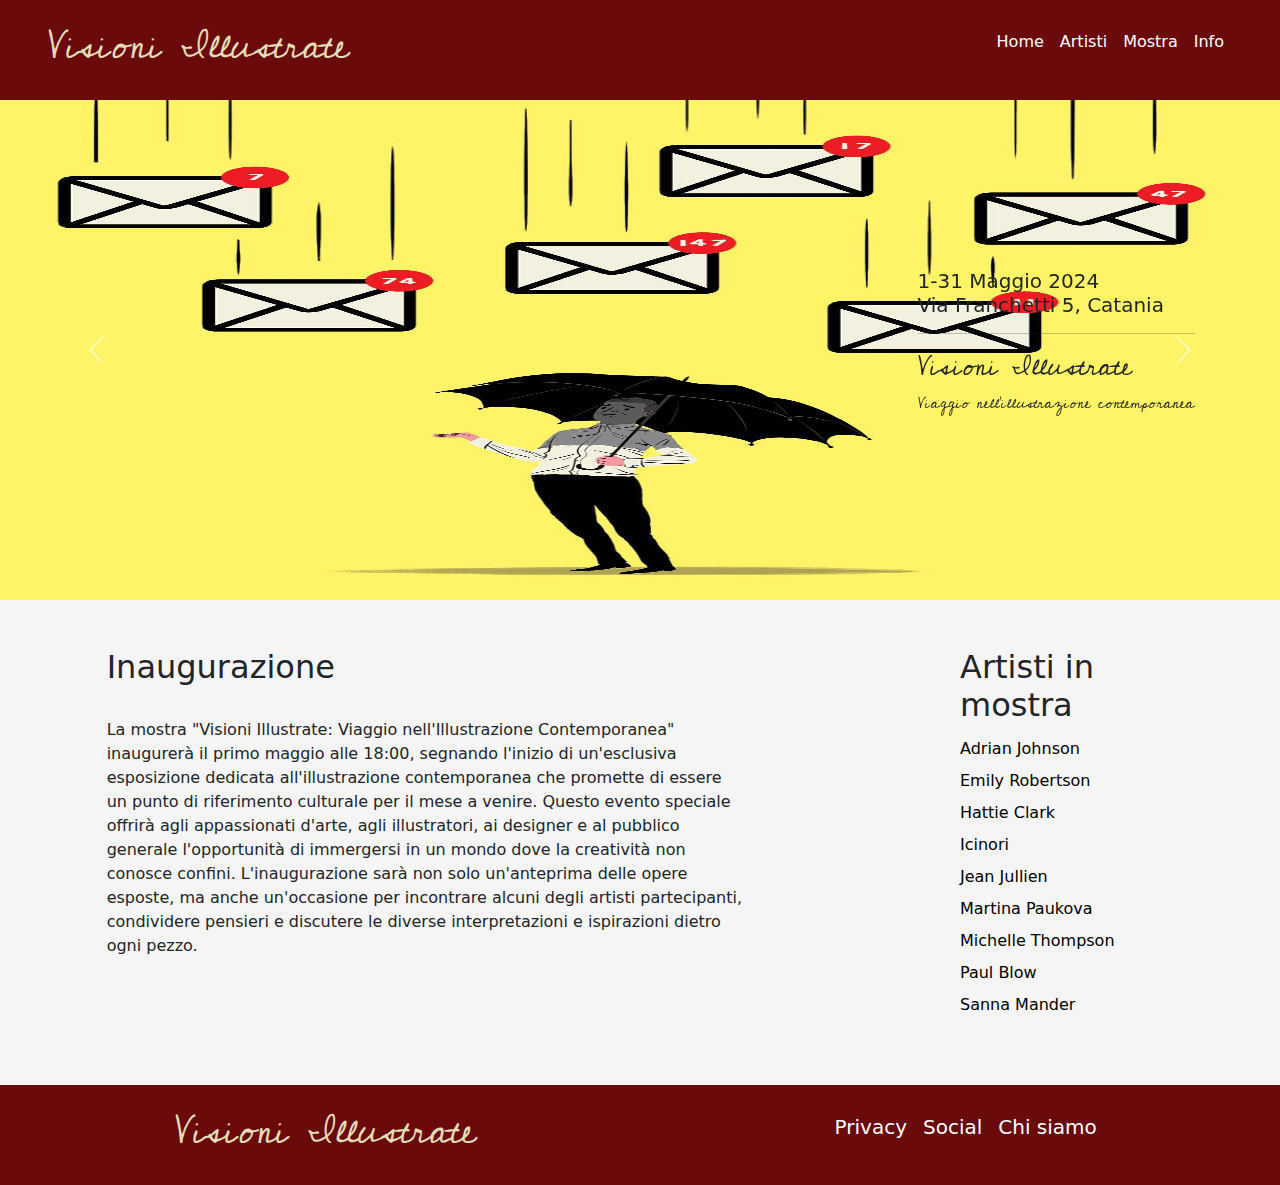
<file: index.html>
<!DOCTYPE html>
<html lang="en">
<head>
    <meta charset="UTF-8">
    <meta name="viewport" content="width=device-width, initial-scale=1.0">
    <link href="https://cdn.jsdelivr.net/npm/bootstrap@5.3.3/dist/css/bootstrap.min.css" rel="stylesheet" integrity="sha384-QWTKZyjpPEjISv5WaRU9OFeRpok6YctnYmDr5pNlyT2bRjXh0JMhjY6hW+ALEwIH" crossorigin="anonymous">
    <link rel="preconnect" href="https://fonts.googleapis.com">
    <link rel="preconnect" href="https://fonts.gstatic.com" crossorigin>
    <link href="https://fonts.googleapis.com/css2?family=Cedarville+Cursive&display=swap" rel="stylesheet">
    <link href="./css/style.css" rel="stylesheet">
    <title>Visioni Illustrate</title>
</head>

<body>
    <header id="color-visioni-illustrate" class="d-flex justify-content-between px-5 align-items-center">
        <div>
            <h1 class="cedarville-cursive-regular">Visioni Illustrate</h1>
        </div>
        <div>
            <ul class="list-unstyled d-flex">
                <li class="px-2"><a class="text-decoration-none text-white" href="./index.html">Home</a></li>
                <li class="px-2"><a class="text-decoration-none text-white" href="./artisti.html">Artisti</a></li>
                <li class="px-2"><a class="text-decoration-none text-white" href="./mostra.html">Mostra</a></li>
                <li class="px-2"><a class="text-decoration-none text-white" href="./info.html">Info</a></li>
            </ul>
        </div>
    </header>
    <main>

        <!-- carosello artisti -->
        <section class="carosello-img-artisti">
            <div id="carouselExample" class="carousel slide">

                <div class="w-100">
                    <div class="carousel-inner height-card">
                      <div class="carousel-item active  height-card d-flex align-items-center justify-content-around">
                        <img src="./img/adrian-johnson/AP_Adrian_Johnson_QUACK_2x-scaled.jpg" class="d-block w-100" alt="immagine1">
                        <div class="position-absolute carousel-description">
                            <h5>1-31 Maggio 2024 <br>
                                Via Franchetti 5, Catania </h5>
                                <hr>
                                <h3 class="cedarville-cursive-regular">Visioni Illustrate</h3>
                                <p class="cedarville-cursive-regular">Viaggio nell'illustrazione contemporanea</p>
                        </div>
                      </div>

                      <div class="carousel-item height-card d-flex align-items-center justify-content-around">
                        <img src="./img/hattie-clark/Handsome-Frank-Hattie Clark (1).jpg" class="d-block w-100 " alt="immagine2">
                        <div class="position-absolute carousel-description">
                            <h5>1-31 Maggio 2024 <br>
                                Via Franchetti 5, Catania </h5>
                                <hr>
                                <h3 class="cedarville-cursive-regular">Visioni Illustrate</h3>
                                <p class="cedarville-cursive-regular">Viaggio nell'illustrazione contemporanea</p>
                        </div>
                      </div>
                      <div class="carousel-item height-card  d-flex align-items-center justify-content-around">
                        <img src="./img/paul-blow/Handsome-Frank-Paul Blow.jpg" class="d-block w-100" alt="immagine3">
                        <div class="position-absolute carousel-description">
                            <h5>1-31 Maggio 2024 <br>
                                Via Franchetti 5, Catania </h5>
                                <hr>
                                <h3 class="cedarville-cursive-regular">Visioni Illustrate</h3>
                                <p class="cedarville-cursive-regular">Viaggio nell'illustrazione contemporanea</p>
                        </div>
                      </div>
                      <div class="carousel-item height-card  d-flex align-items-center justify-content-around">
                        <img src="./img/paul-blow/Handsome-Frank-Paul Blow (9).jpg" class="d-block w-100" alt="immagine3">
                        <div class="position-absolute carousel-description">
                            <h5>1-31 Maggio 2024 <br>
                                Via Franchetti 5, Catania </h5>
                                <hr>
                                <h3 class="cedarville-cursive-regular">Visioni Illustrate</h3>
                                <p class="cedarville-cursive-regular">Viaggio nell'illustrazione contemporanea</p>
                        </div>
                      </div>
                      <div class="carousel-item height-card  d-flex align-items-center justify-content-around">
                        <img src="./img/paul-blow/Handsome-Frank-Paul Blow.jpg" class="d-block w-100" alt="immagine3">
                        <div class="position-absolute carousel-description">
                            <h5>1-31 Maggio 2024 <br>
                                Via Franchetti 5, Catania </h5>
                                <hr>
                                <h3 class="cedarville-cursive-regular">Visioni Illustrate</h3>
                                <p class="cedarville-cursive-regular">Viaggio nell'illustrazione contemporanea</p>
                        </div>
                      </div>
                </div>
                <button class="carousel-control-prev" type="button" data-bs-target="#carouselExample" data-bs-slide="prev">
                  <span class="carousel-control-prev-icon" aria-hidden="true"></span>
                  <span class="visually-hidden">Previous</span>
                </button>
                <button class="carousel-control-next" type="button" data-bs-target="#carouselExample" data-bs-slide="next">
                  <span class="carousel-control-next-icon" aria-hidden="true"></span>
                  <span class="visually-hidden">Next</span>
                </button>
            </div>
        </section>
        <!-- contenuto testuale -->
        <section class="d-flex justify-content-around my-5">

            <!-- <div class="container">
                <div class="row">
                </div>
            </div> -->
            <div class="col-6 w-30">
                <h2>Inaugurazione</h2>
                <br>

              <p>La mostra "Visioni Illustrate: Viaggio nell'Illustrazione Contemporanea" inaugurerà il primo maggio alle 18:00, segnando l'inizio di un'esclusiva esposizione dedicata all'illustrazione contemporanea che promette di essere un punto di riferimento culturale per il mese a venire. 
                Questo evento speciale offrirà agli appassionati d'arte, agli illustratori, ai designer e al pubblico generale l'opportunità di immergersi in un mondo dove la creatività non conosce confini. L'inaugurazione sarà non solo un'anteprima delle opere esposte, ma anche un'occasione per incontrare alcuni degli artisti partecipanti, condividere pensieri e discutere le diverse interpretazioni e ispirazioni dietro ogni pezzo.
                
              </p>
            </div>
            <div class="col-2">
              <ul class="list-unstyled">
                  <li><h2>Artisti in mostra</h2></li>
                  <li class="py-1"><a class="text-black text-decoration-none" href="./artisti/adrianjohnson.html"> Adrian Johnson</a></li>
                  <li class="py-1"><a class="text-black text-decoration-none" href="#"> Emily Robertson</a></li>
                  <li class="py-1"><a class="text-black text-decoration-none" href="./artisti/hattieclark.html"> Hattie Clark</a></li>
                  <li class="py-1"><a class="text-black text-decoration-none" href="./artisti/icinori.html"> Icinori</a></li>
                  <li class="py-1"><a class="text-black text-decoration-none" href="#"> Jean Jullien</a></li>
                  <li class="py-1"><a class="text-black text-decoration-none" href="#"> Martina Paukova</a></li>
                  <li class="py-1"><a class="text-black text-decoration-none" href="#"> Michelle Thompson</a></li>
                  <li class="py-1"><a class="text-black text-decoration-none" href="#"> Paul Blow</a></li>
                  <li class="py-1"><a class="text-black text-decoration-none" href="#"> Sanna Mander</a></li>
              </ul>
            </div>
            
        </section>
    </main>
    <footer id="color-visioni-illustrate" class="d-flex justify-content-around align-items-center">
        <div>
            <h1 class="cedarville-cursive-regular">Visioni Illustrate</h1>
        </div>
        <div>
            <ul class="list-unstyled d-flex">
                <li class="px-2"><a class="text-decoration-none text-white fs-5"href="/index.html">Privacy</a></li>
                <li class="px-2"><a class="text-decoration-none text-white fs-5"href="/artisti.html">Social</a></li>
                <li class="px-2"><a class="text-decoration-none text-white fs-5"href="#">Chi siamo</a></li>
            </ul>
        </div>
    </footer>
    <script src="https://cdn.jsdelivr.net/npm/bootstrap@5.3.3/dist/js/bootstrap.bundle.min.js" integrity="sha384-YvpcrYf0tY3lHB60NNkmXc5s9fDVZLESaAA55NDzOxhy9GkcIdslK1eN7N6jIeHz" crossorigin="anonymous"></script>
</body>
</html>
</file>
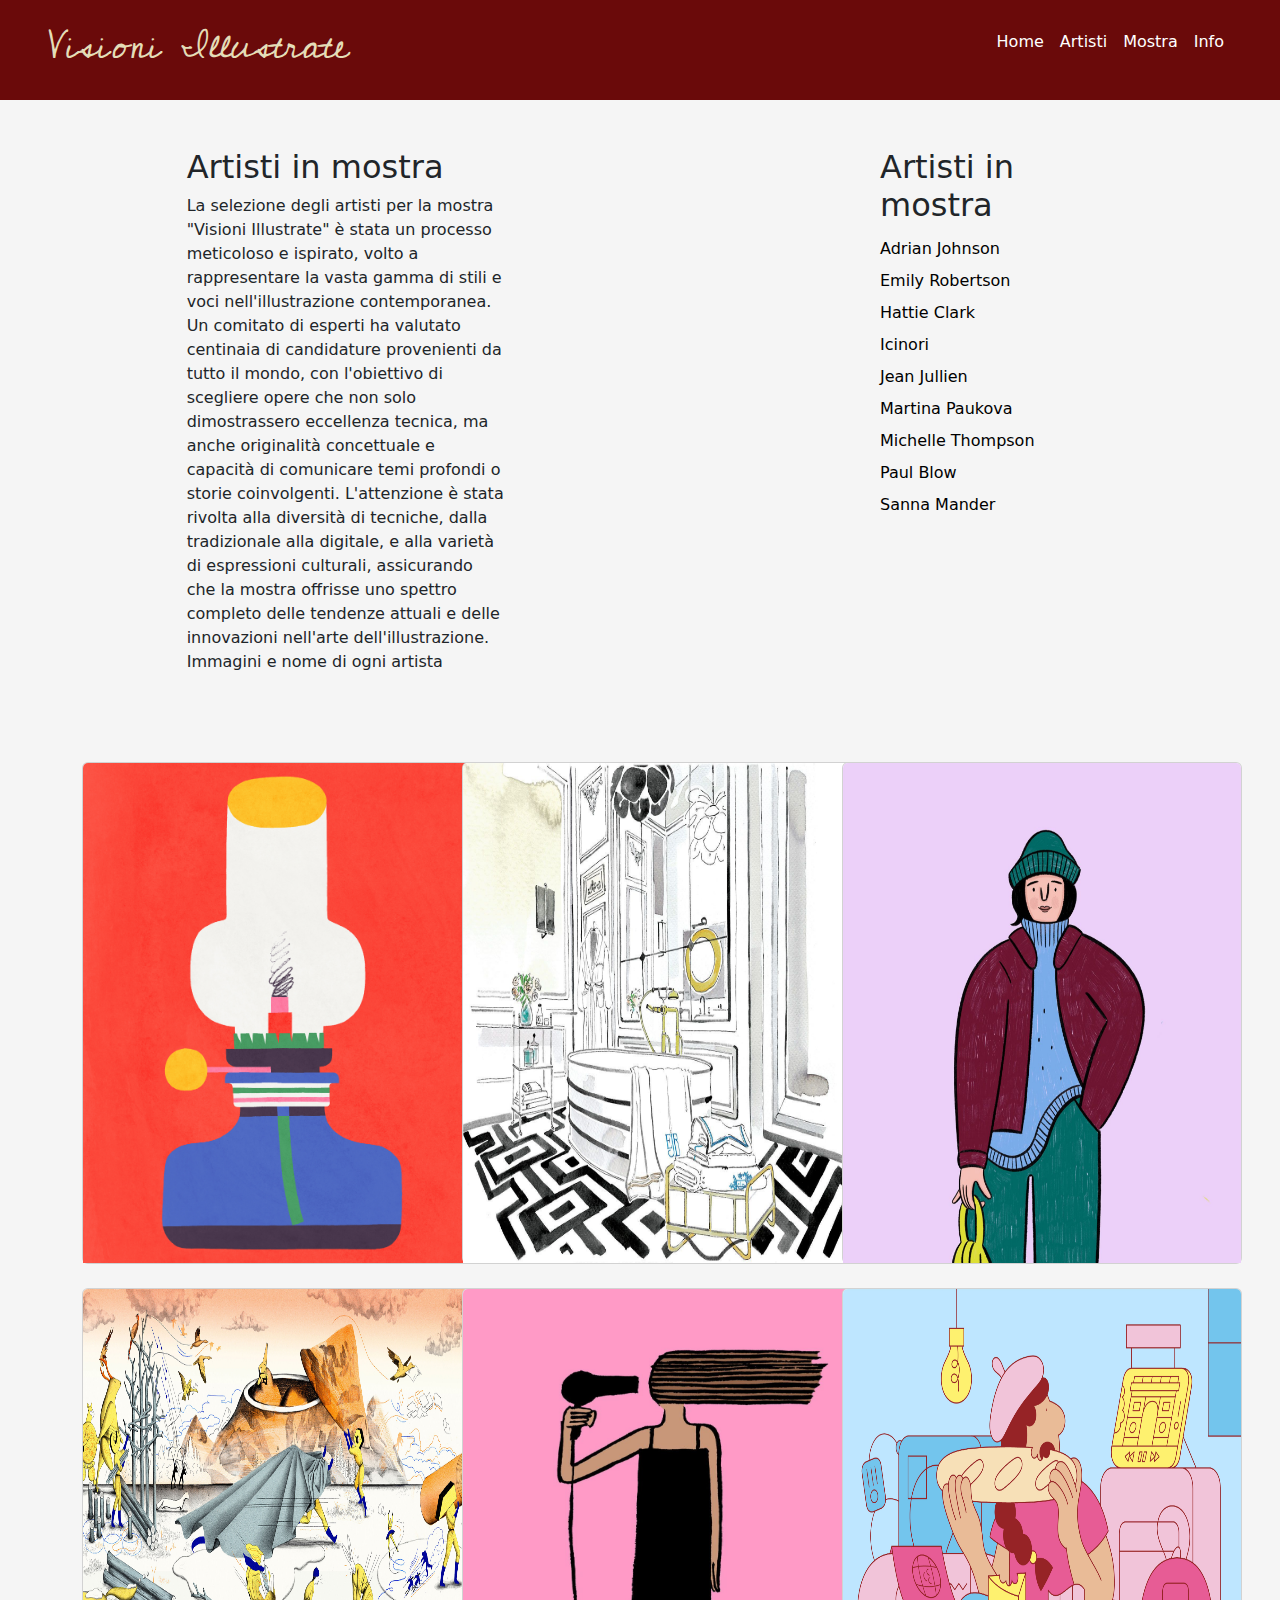
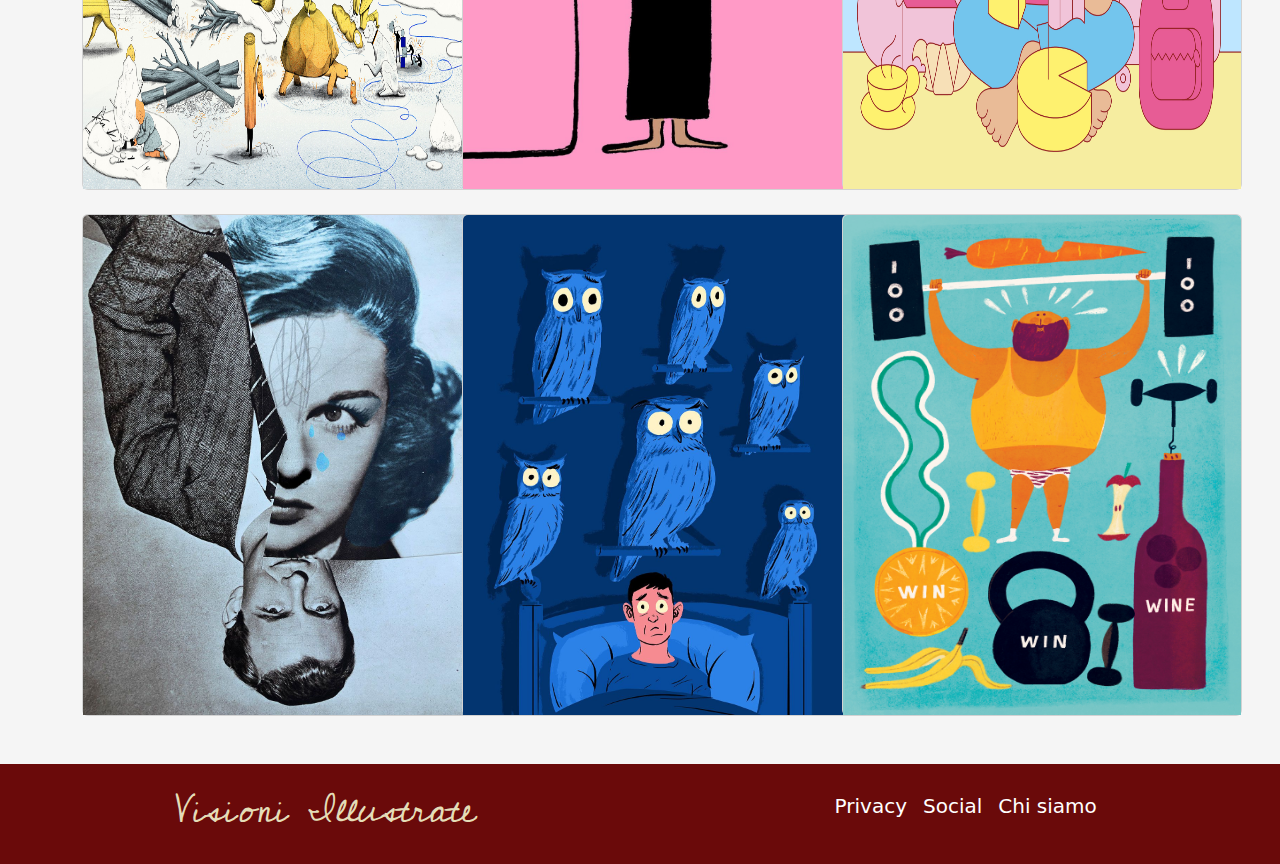
<file: artisti.html>
<!DOCTYPE html>
<html lang="en">
    <head>
        <meta charset="UTF-8">
        <meta name="viewport" content="width=device-width, initial-scale=1.0">
        <link href="https://cdn.jsdelivr.net/npm/bootstrap@5.3.3/dist/css/bootstrap.min.css" rel="stylesheet" integrity="sha384-QWTKZyjpPEjISv5WaRU9OFeRpok6YctnYmDr5pNlyT2bRjXh0JMhjY6hW+ALEwIH" crossorigin="anonymous">
        <link rel="preconnect" href="https://fonts.googleapis.com">
        <link rel="preconnect" href="https://fonts.gstatic.com" crossorigin>
        <link href="https://fonts.googleapis.com/css2?family=Cedarville+Cursive&display=swap" rel="stylesheet">
        <link href="./css/style.css" rel="stylesheet">
        <title>Visioni Illustrate</title>
    </head>

<body>
    <header id="color-visioni-illustrate" class="d-flex justify-content-between px-5 align-items-center ">
        <div>
            <h1 class="cedarville-cursive-regular">Visioni Illustrate</h1>
        </div>
        <div>
            <ul class="list-unstyled d-flex">
                <li class="px-2"><a class="text-decoration-none text-white" href="./index.html">Home</a></li>
                <li class="px-2"><a class="text-decoration-none text-white" href="./artisti.html">Artisti</a></li>
                <li class="px-2"><a class="text-decoration-none text-white" href="./mostra.html">Mostra</a></li>
                <li class="px-2"><a class="text-decoration-none text-white" href="./info.html">Info</a></li>
            </ul>
        </div>
    </header>
    <main>
        <section class="d-flex justify-content-around my-5">
            
            <div class="col-1 w-25">
                <h2>Artisti in mostra</h2>
              <p>La selezione degli artisti per la mostra "Visioni Illustrate" è stata un processo meticoloso e ispirato, volto a rappresentare la vasta gamma di stili e voci nell'illustrazione contemporanea. 
                Un comitato di esperti ha valutato centinaia di candidature provenienti da tutto il mondo, con l'obiettivo di scegliere opere che non solo dimostrassero eccellenza tecnica, ma anche originalità concettuale e capacità di comunicare temi profondi o storie coinvolgenti. 
                L'attenzione è stata rivolta alla diversità di tecniche, dalla tradizionale alla digitale, e alla varietà di espressioni culturali, assicurando che la mostra offrisse uno spettro completo delle tendenze attuali e delle innovazioni nell'arte dell'illustrazione.
                Immagini e nome di ogni artista                
                </p>
            </div>
            <div class="col-2">
                <ul class="list-unstyled">
                    <li><h2>Artisti in mostra</h2></li>
                    <li class="py-1"><a class="text-black text-decoration-none" href="./artisti/adrianjohnson.html"> Adrian Johnson</a></li>
                    <li class="py-1"><a class="text-black text-decoration-none" href="#"> Emily Robertson</a></li>
                    <li class="py-1"><a class="text-black text-decoration-none" href="./artisti/hattieclark.html"> Hattie Clark</a></li>
                    <li class="py-1"><a class="text-black text-decoration-none" href="./artisti/icinori.html"> Icinori</a></li>
                    <li class="py-1"><a class="text-black text-decoration-none" href="#"> Jean Jullien</a></li>
                    <li class="py-1"><a class="text-black text-decoration-none" href="#"> Martina Paukova</a></li>
                    <li class="py-1"><a class="text-black text-decoration-none" href="#"> Michelle Thompson</a></li>
                    <li class="py-1"><a class="text-black text-decoration-none" href="#"> Paul Blow</a></li>
                    <li class="py-1"><a class="text-black text-decoration-none" href="#"> Sanna Mander</a></li>
                </ul>
              </div>
            
        </section>
        <section class="collection">
            <div class="container justify-content-around">
                <div class="row row-cols-1 row-cols-md-3 g-4 my-5">
                    <div class="col">
                        <div class="card" style="width: 25rem;">
                            <a href="./artisti/adrianjohnson.html">
                                <img src="./img/adrian-johnson/AP_Adrian_Johnson_BURNT_OUT_2x.jpg" class="card-img-top" alt="...">
                            </a>
                            
                        </div>
                    </div>
                    <div class="col">
                        <div class="card" style="width: 25rem;">
                            <img src="./img/emily-robertson/Handsome-Frank-Emily Robertson (1).jpg" class="card-img-top" alt="...">
                        </div>
                    </div>
                    <div class="col">
                        <div class="card" style="width: 25rem;">
                            <a href="./artisti/hattieclark.html">
                                <img src="./img/hattie-clark/Handsome-Frank-Hattie Clark (2).jpg" class="card-img-top" alt="...">
                            </a>
                        </div>
                    </div>
                    <div class="col">
                        <div class="card" style="width: 25rem;">
                            <a href="./artisti/icinori.html">
                                <img src="./img/icinori/AP_Icinori_ET-PUIS_PRINT_2_2x.jpg" class="card-img-top" alt="...">
                            </a>
                        </div>
                    </div>
                    <div class="col">
                        <div class="card" style="width: 25rem;">
                            <img src="./img/jean-jullien/Handsome-Frank-Jean Jullien (1).jpg" class="card-img-top" alt="...">
                        </div>
                    </div>
                    <div class="col">
                        <div class="card" style="width: 25rem;">
                            <img src="./img/martina-paukova/AP_Martina_Paukova_AFAR_Magazine-scaled.jpg" class="card-img-top" alt="...">
                        </div>
                    </div>
                    <div class="col">
                        <div class="card" style="width: 25rem;">
                            <img src="./img/michelle-thompson/Handsome-Frank-Michelle Thompson (1).jpg" class="card-img-top" alt="...">
                        </div>
                    </div>
                    <div class="col">
                        <div class="card" style="width: 25rem;">
                            <img src="./img/paul-blow/Handsome-Frank-Paul Blow (1).jpg" class="card-img-top" alt="...">
                        </div>
                    </div>
                    <div class="col">
                        <div class="card" style="width: 25rem;">
                            <img src="./img/sanna-mander/AP_Sanna_Mander_daydreaming_01_2x.jpg" class="card-img-top" alt="...">
                        </div>
                    </div>
                </div>
                
                
            </div>
        </section>
      
    </main>
    <footer id="color-visioni-illustrate" class="d-flex justify-content-around align-items-center">
        <div>
            <h1 class="cedarville-cursive-regular">Visioni Illustrate</h1>
        </div>
        <div>
            <ul class="list-unstyled d-flex">
                <li class="px-2"><a class="text-decoration-none text-white fs-5"href="/index.html">Privacy</a></li>
                <li class="px-2"><a class="text-decoration-none text-white fs-5"href="/artisti.html">Social</a></li>
                <li class="px-2"><a class="text-decoration-none text-white fs-5"href="#">Chi siamo</a></li>
            </ul>
        </div>
    </footer>
    <script src="https://cdn.jsdelivr.net/npm/bootstrap@5.3.3/dist/js/bootstrap.bundle.min.js" integrity="sha384-YvpcrYf0tY3lHB60NNkmXc5s9fDVZLESaAA55NDzOxhy9GkcIdslK1eN7N6jIeHz" crossorigin="anonymous"></script>
</body>
</html>
</file>
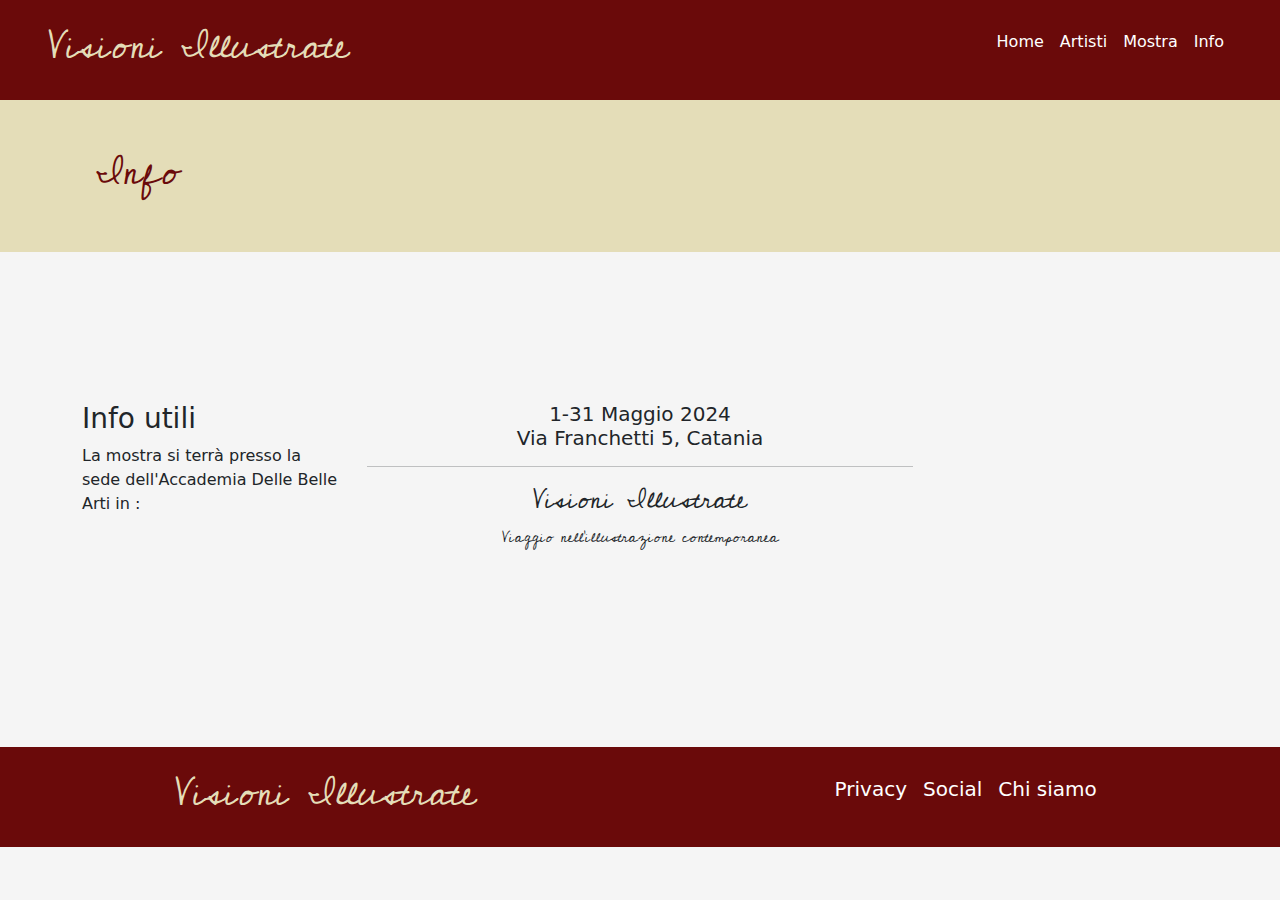
<file: info.html>
<!DOCTYPE html>
<html lang="en">
    <head>
        <meta charset="UTF-8">
        <meta name="viewport" content="width=device-width, initial-scale=1.0">
        <link href="https://cdn.jsdelivr.net/npm/bootstrap@5.3.3/dist/css/bootstrap.min.css" rel="stylesheet" integrity="sha384-QWTKZyjpPEjISv5WaRU9OFeRpok6YctnYmDr5pNlyT2bRjXh0JMhjY6hW+ALEwIH" crossorigin="anonymous">
        <link rel="preconnect" href="https://fonts.googleapis.com">
        <link rel="preconnect" href="https://fonts.gstatic.com" crossorigin>
        <link href="https://fonts.googleapis.com/css2?family=Cedarville+Cursive&display=swap" rel="stylesheet">
        <link href="./css/style.css" rel="stylesheet">
        <title>Visioni Illustrate</title>
    </head>

<body>
    <header id="color-visioni-illustrate" class="d-flex justify-content-between px-5 align-items-center ">
        <div>
            <h1 class="cedarville-cursive-regular">Visioni Illustrate</h1>
        </div>
        <div>
            <ul class="list-unstyled d-flex">
                <li class="px-2"><a class="text-decoration-none text-white" href="./index.html">Home</a></li>
                <li class="px-2"><a class="text-decoration-none text-white" href="./artisti.html">Artisti</a></li>
                <li class="px-2"><a class="text-decoration-none text-white" href="./mostra.html">Mostra</a></li>
                <li class="px-2"><a class="text-decoration-none text-white" href="./info.html">Info</a></li>
            </ul>
        </div>
    </header>
    <main>
        <section class="sub-header p-5 h-25 bg-crema">
            <h1 class="cedarville-cursive-regular fs-1 mx-5">Info</h1>
        </section>
        <div class="container">

            <div class="row">
                <div class="col-3 py-centro">
                    <h3>
                        Info utili
                    </h3>
                    <p>
                        La mostra si terrà presso la sede dell'Accademia Delle Belle Arti in :
                    </p>
                </div>
    
                <div class="carousel-description col-6 mg-centro text-center py-centro">
                    <h5>1-31 Maggio 2024 <br>
                    Via Franchetti 5, Catania </h5>
                    <hr>
                    <h3 class="cedarville-cursive-regular">Visioni Illustrate</h3>
                    <p class="cedarville-cursive-regular">Viaggio nell'illustrazione contemporanea</p>
                </div>
    
                <div class="col-3"> </div>
            </div>
            
        </div>
    </main>
    <footer id="color-visioni-illustrate" class="d-flex justify-content-around align-items-center">
        <div>
            <h1 class="cedarville-cursive-regular">Visioni Illustrate</h1>
        </div>
        <div>
            <ul class="list-unstyled d-flex">
                <li class="px-2"><a class="text-decoration-none text-white fs-5"href="/index.html">Privacy</a></li>
                <li class="px-2"><a class="text-decoration-none text-white fs-5"href="/artisti.html">Social</a></li>
                <li class="px-2"><a class="text-decoration-none text-white fs-5"href="#">Chi siamo</a></li>
            </ul>
        </div>
    </footer>
    <script src="https://cdn.jsdelivr.net/npm/bootstrap@5.3.3/dist/js/bootstrap.bundle.min.js" integrity="sha384-YvpcrYf0tY3lHB60NNkmXc5s9fDVZLESaAA55NDzOxhy9GkcIdslK1eN7N6jIeHz" crossorigin="anonymous"></script>
</body>
</html>
</file>
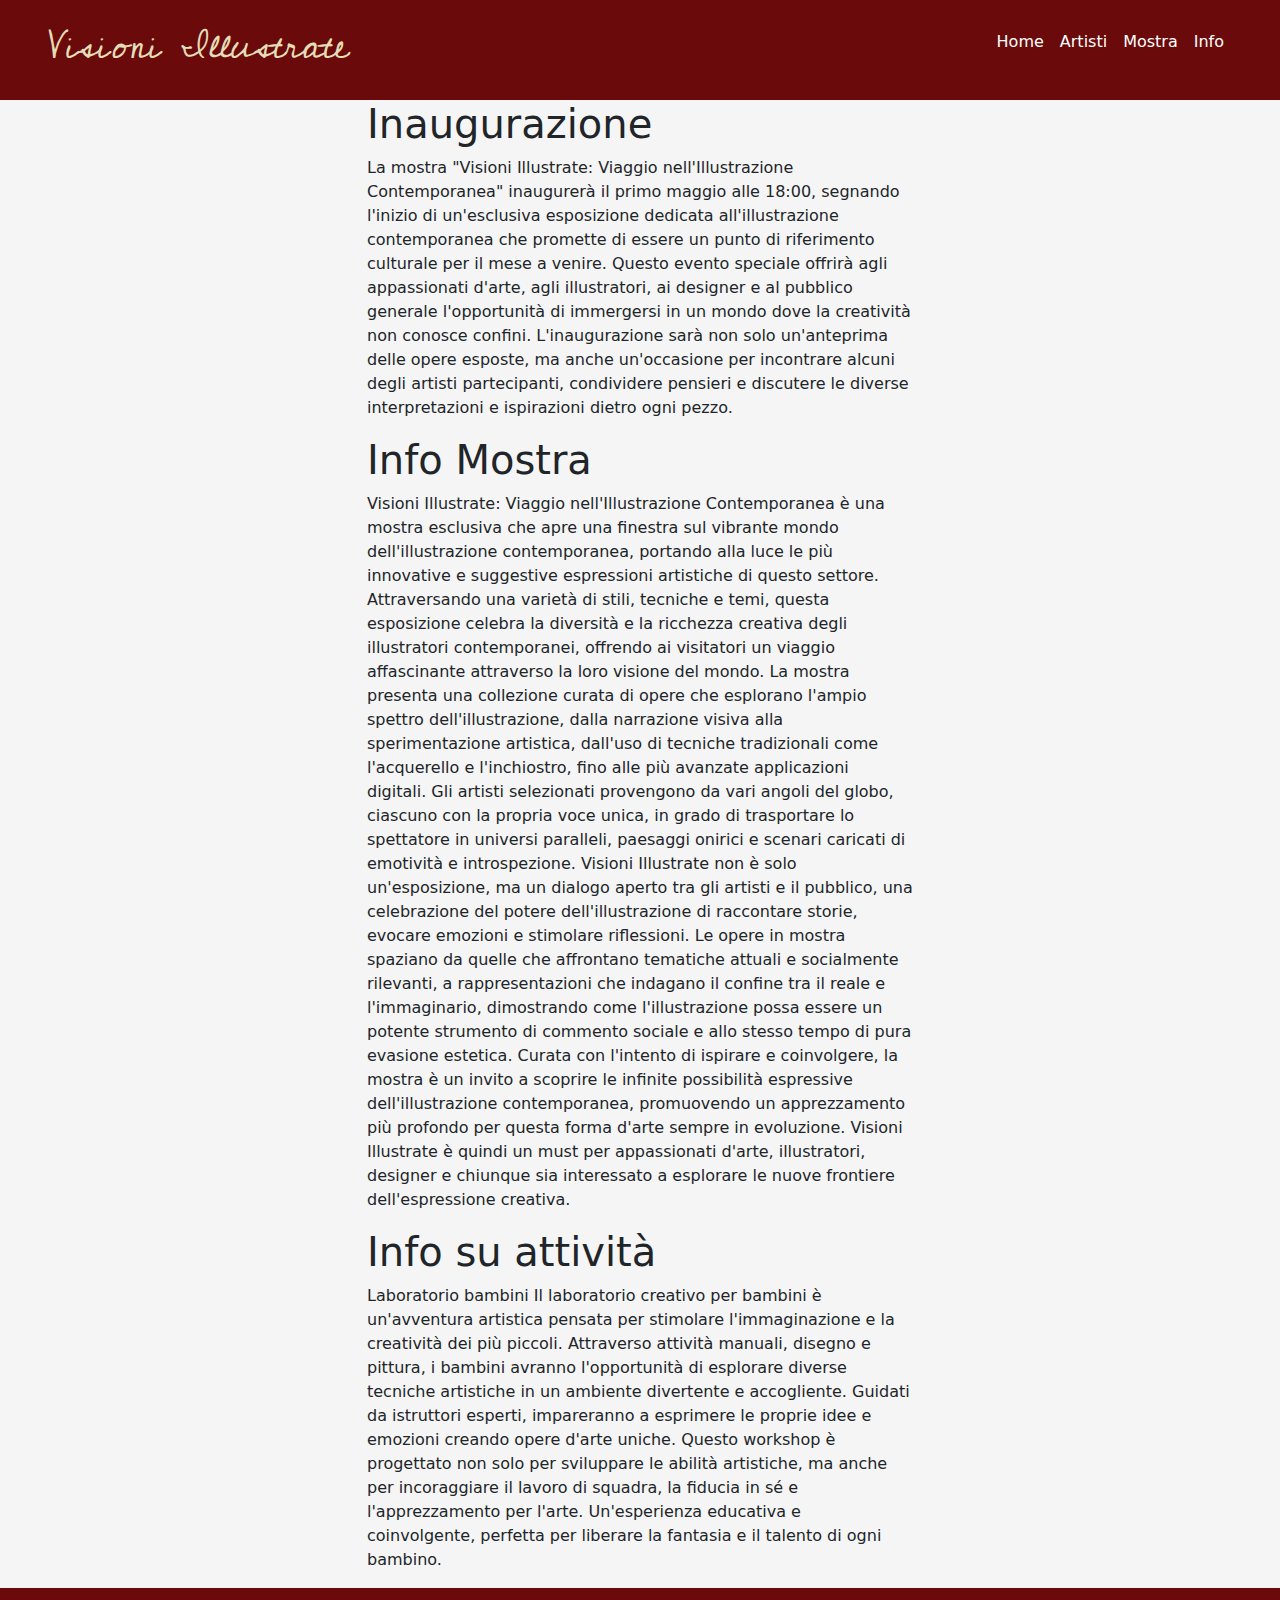
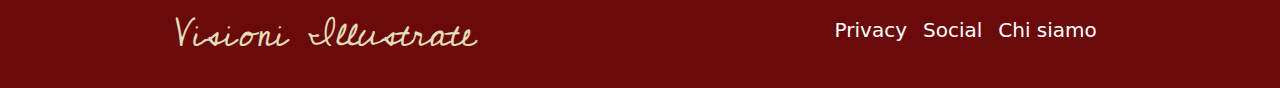
<file: mostra.html>
<!DOCTYPE html>
<html lang="en">
    <head>
        <meta charset="UTF-8">
        <meta name="viewport" content="width=device-width, initial-scale=1.0">
        <link href="https://cdn.jsdelivr.net/npm/bootstrap@5.3.3/dist/css/bootstrap.min.css" rel="stylesheet" integrity="sha384-QWTKZyjpPEjISv5WaRU9OFeRpok6YctnYmDr5pNlyT2bRjXh0JMhjY6hW+ALEwIH" crossorigin="anonymous">
        <link rel="preconnect" href="https://fonts.googleapis.com">
        <link rel="preconnect" href="https://fonts.gstatic.com" crossorigin>
        <link href="https://fonts.googleapis.com/css2?family=Cedarville+Cursive&display=swap" rel="stylesheet">
        <link href="./css/style.css" rel="stylesheet">
        <title>Visioni Illustrate</title>
    </head>

<body>
    <header id="color-visioni-illustrate" class="d-flex justify-content-between px-5 align-items-center ">
        <div>
            <h1 class="cedarville-cursive-regular">Visioni Illustrate</h1>
        </div>
        <div>
            <ul class="list-unstyled d-flex">
                <li class="px-2"><a class="text-decoration-none text-white" href="index.html">Home</a></li>
                <li class="px-2"><a class="text-decoration-none text-white" href="artisti.html">Artisti</a></li>
                <li class="px-2"><a class="text-decoration-none text-white" href="mostra.html">Mostra</a></li>
                <li class="px-2"><a class="text-decoration-none text-white" href="info.html">Info</a></li>
            </ul>
        </div>
    </header>
    <main class="container">

        <div class="row">
            <div class="col-3">
             
            </div>
            <div class="col-6">
                <h1>Inaugurazione</h1>
                <p>
                    La mostra "Visioni Illustrate: Viaggio nell'Illustrazione Contemporanea" inaugurerà il primo maggio alle 18:00, segnando l'inizio di un'esclusiva esposizione dedicata all'illustrazione contemporanea che promette di essere un punto di riferimento culturale per il mese a venire. Questo evento speciale offrirà agli appassionati d'arte, agli illustratori, ai designer e al pubblico generale l'opportunità di immergersi in un mondo dove la creatività non conosce confini. L'inaugurazione sarà non solo un'anteprima delle opere esposte, ma anche un'occasione per incontrare alcuni degli artisti partecipanti, condividere pensieri e discutere le diverse interpretazioni e ispirazioni dietro ogni pezzo. 
                </p>
                <h1>Info Mostra</h1>
                <p> 
                    Visioni Illustrate: Viaggio nell'Illustrazione Contemporanea è una mostra esclusiva che apre una finestra sul vibrante mondo dell'illustrazione contemporanea, portando alla luce le più innovative e suggestive espressioni artistiche di questo settore. Attraversando una varietà di stili, tecniche e temi, questa esposizione celebra la diversità e la ricchezza creativa degli illustratori contemporanei, offrendo ai visitatori un viaggio affascinante attraverso la loro visione del mondo.
                    La mostra presenta una collezione curata di opere che esplorano l'ampio spettro dell'illustrazione, dalla narrazione visiva alla sperimentazione artistica, dall'uso di tecniche tradizionali come l'acquerello e l'inchiostro, fino alle più avanzate applicazioni digitali. Gli artisti selezionati provengono da vari angoli del globo, ciascuno con la propria voce unica, in grado di trasportare lo spettatore in universi paralleli, paesaggi onirici e scenari caricati di emotività e introspezione.
                    Visioni Illustrate non è solo un'esposizione, ma un dialogo aperto tra gli artisti e il pubblico, una celebrazione del potere dell'illustrazione di raccontare storie, evocare emozioni e stimolare riflessioni. Le opere in mostra spaziano da quelle che affrontano tematiche attuali e socialmente rilevanti, a rappresentazioni che indagano il confine tra il reale e l'immaginario, dimostrando come l'illustrazione possa essere un potente strumento di commento sociale e allo stesso tempo di pura evasione estetica.
                    Curata con l'intento di ispirare e coinvolgere, la mostra è un invito a scoprire le infinite possibilità espressive dell'illustrazione contemporanea, promuovendo un apprezzamento più profondo per questa forma d'arte sempre in evoluzione. Visioni Illustrate è quindi un must per appassionati d'arte, illustratori, designer e chiunque sia interessato a esplorare le nuove frontiere dell'espressione creativa.
                </p>
                <h1>Info su attività</h1>
                <p>
                    Laboratorio bambini
                    Il laboratorio creativo per bambini è un'avventura artistica pensata per stimolare l'immaginazione e la creatività dei più piccoli. Attraverso attività manuali, disegno e pittura, i bambini avranno l'opportunità di esplorare diverse tecniche artistiche in un ambiente divertente e accogliente. Guidati da istruttori esperti, impareranno a esprimere le proprie idee e emozioni creando opere d'arte uniche. Questo workshop è progettato non solo per sviluppare le abilità artistiche, ma anche per incoraggiare il lavoro di squadra, la fiducia in sé e l'apprezzamento per l'arte. Un'esperienza educativa e coinvolgente, perfetta per liberare la fantasia e il talento di ogni bambino.
                </p>
            </div>
            <div class="col-3">
             
            </div>

        </div>
        
    </main>
    <footer id="color-visioni-illustrate" class="d-flex justify-content-around align-items-center">
        <div>
            <h1 class="cedarville-cursive-regular">Visioni Illustrate</h1>
        </div>
        <div>
            <ul class="list-unstyled d-flex">
                <li class="px-2"><a class="text-decoration-none text-white fs-5"href="/index.html">Privacy</a></li>
                <li class="px-2"><a class="text-decoration-none text-white fs-5"href="/artisti.html">Social</a></li>
                <li class="px-2"><a class="text-decoration-none text-white fs-5"href="#">Chi siamo</a></li>
            </ul>
        </div>
    </footer>
    <script src="https://cdn.jsdelivr.net/npm/bootstrap@5.3.3/dist/js/bootstrap.bundle.min.js" integrity="sha384-YvpcrYf0tY3lHB60NNkmXc5s9fDVZLESaAA55NDzOxhy9GkcIdslK1eN7N6jIeHz" crossorigin="anonymous"></script>
</body>
</html>
</file>
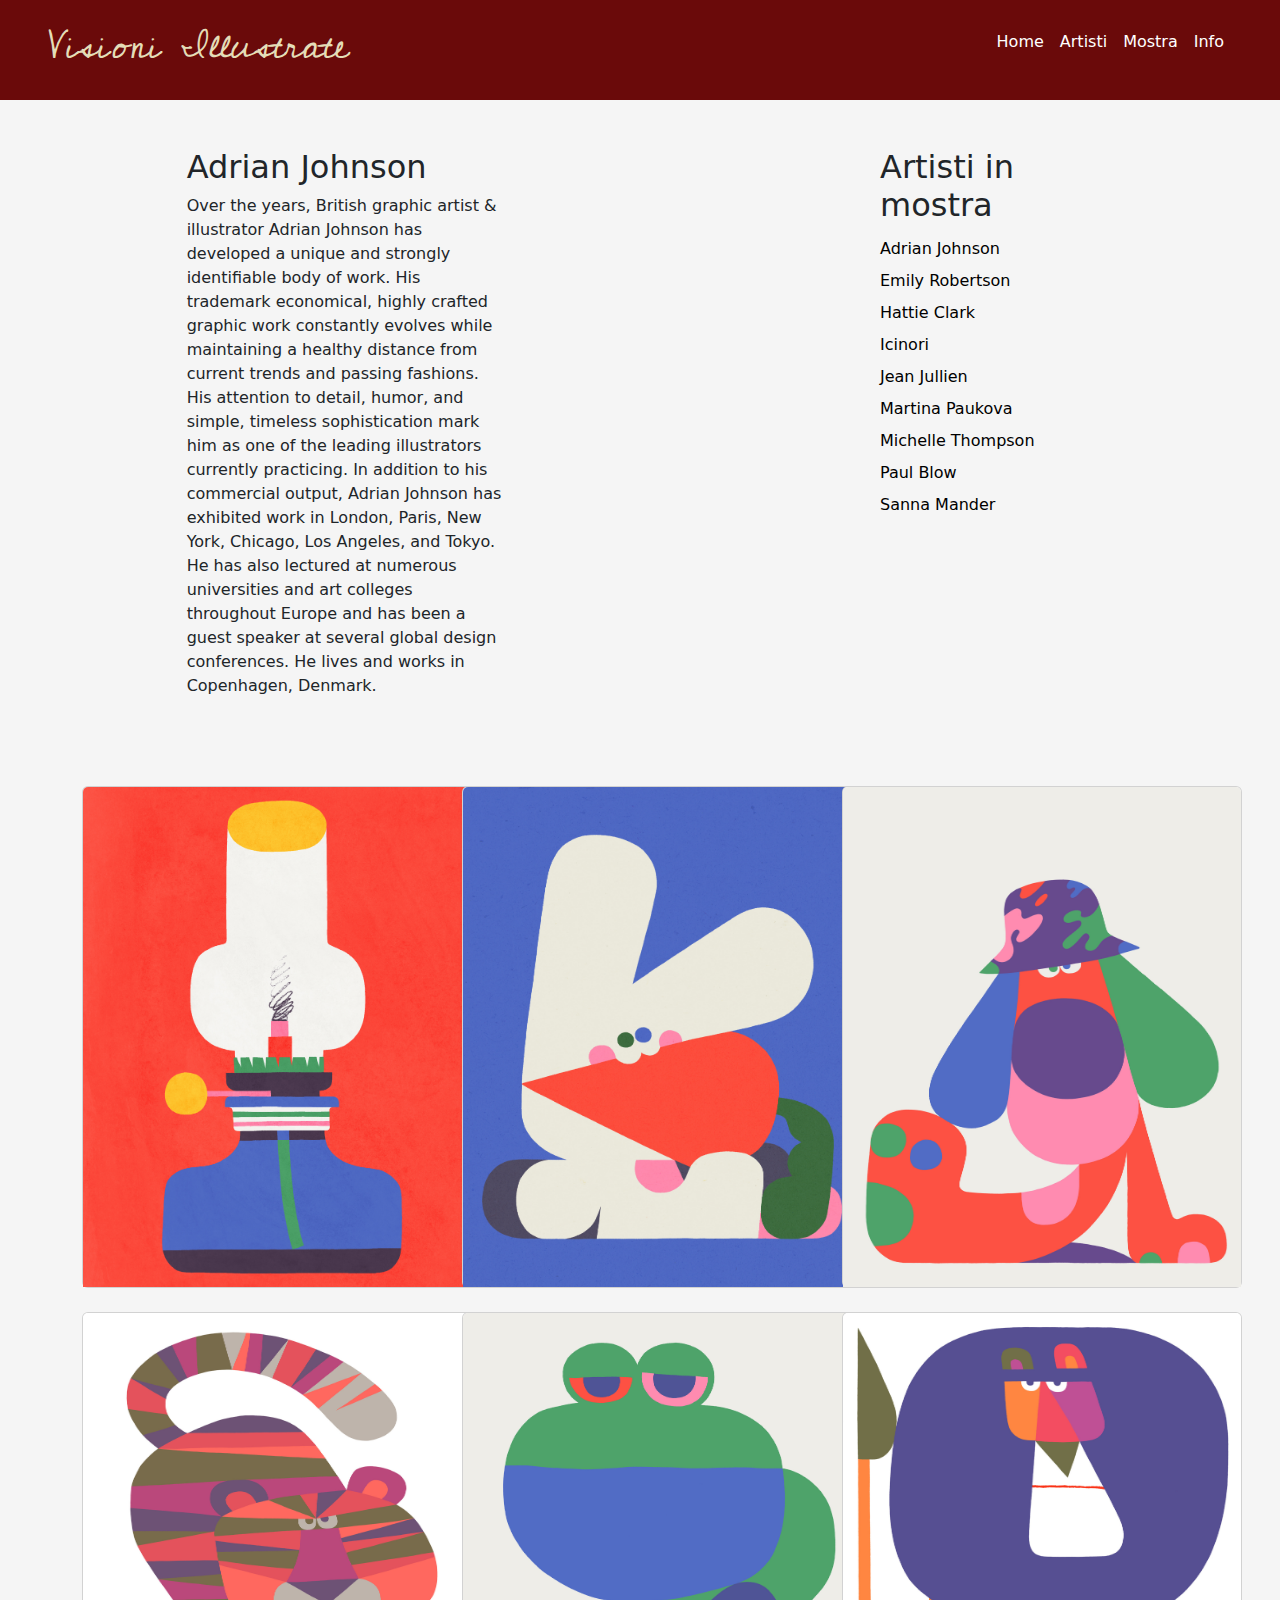
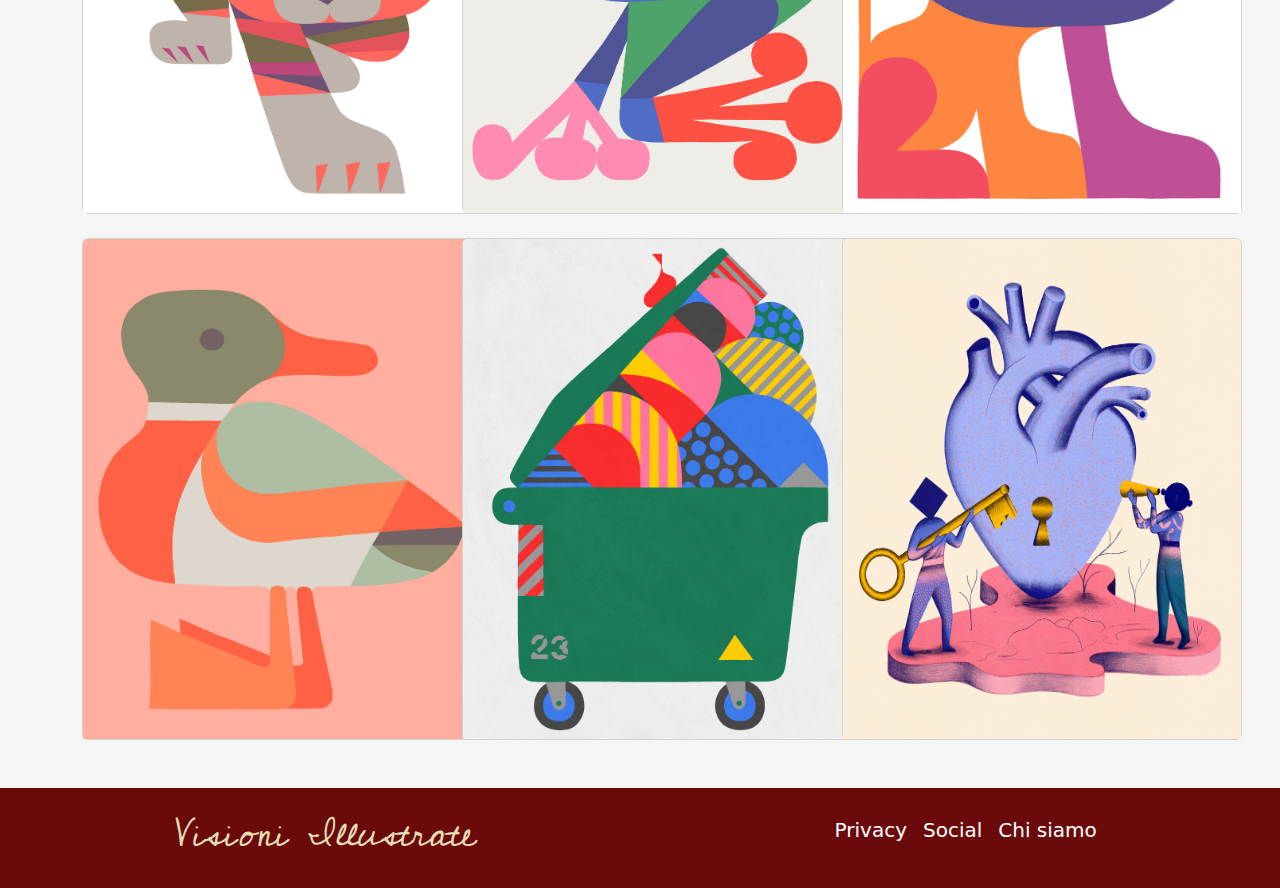
<file: artisti/adrianjohnson.html>
<!DOCTYPE html>
<html lang="en">
<head>
    <meta charset="UTF-8">
    <meta name="viewport" content="width=device-width, initial-scale=1.0">
    <link href="https://cdn.jsdelivr.net/npm/bootstrap@5.3.3/dist/css/bootstrap.min.css" rel="stylesheet" integrity="sha384-QWTKZyjpPEjISv5WaRU9OFeRpok6YctnYmDr5pNlyT2bRjXh0JMhjY6hW+ALEwIH" crossorigin="anonymous">
    <link rel="preconnect" href="https://fonts.googleapis.com">
    <link rel="preconnect" href="https://fonts.gstatic.com" crossorigin>
    <link href="https://fonts.googleapis.com/css2?family=Cedarville+Cursive&display=swap" rel="stylesheet">
    <link href="../css/style.css" rel="stylesheet">
    <title>Visioni Illustrate</title>
</head>

<body>
    <header id="color-visioni-illustrate" class="d-flex justify-content-between px-5 align-items-center ">
        <div>
            <h1 class="cedarville-cursive-regular">Visioni Illustrate</h1>
        </div>
        <div>
            <ul class="list-unstyled d-flex">
                <li class="px-2"><a class="text-decoration-none text-white" href="../index.html">Home</a></li>
                <li class="px-2"><a class="text-decoration-none text-white" href="../artisti.html">Artisti</a></li>
                <li class="px-2"><a class="text-decoration-none text-white" href="../mostra.html">Mostra</a></li>
                <li class="px-2"><a class="text-decoration-none text-white" href="../info.html">Info</a></li>
            </ul>
        </div>
    </header>
    <main>

        <!-- HEADER: //
TITOLO: 
Icinori
CONTENUTO: 
Mayumi Otero and Raphael Urwiller’s prolific outpouring of work makes a very good case for living somewhere as they do in a quiet suburb just outside of Paris. They met as art students in Strasbourg a decade ago and now spend their days drawing, writing, painting, publishing, collecting, and, in their words, “expanding their inner universe.” Their work is a breathlessly wonderful, modern folkloric study of scenes and characters that are at once of our world and from another galaxy altogether. Together, they love solving problems, getting lost in research, coming up with ideas, experimenting with new working methods, and, most importantly, finding joy and happiness from the result. “Always be on the move, intellectually and spatially,” they say. “In a rare and exceptional moment, something incredible appears in a drawing; it’s pure magic, and it is precious and extraordinary. Most of our work is looking for those moments of grace.” Which is something we predict happens rather regularly.
Tutte le illustrazioni dell’artista
FOOTER: //
 -->
 <section class="d-flex justify-content-around my-5">

 
    <div class="col-1 w-25">
        <h2>Adrian Johnson</h2>
      <p>Over the years, British graphic artist & illustrator Adrian Johnson has developed a unique and strongly identifiable body of work. His trademark economical, highly crafted graphic work constantly evolves while maintaining a healthy distance from current trends and passing fashions. His attention to detail, humor, and simple, timeless sophistication mark him as one of the leading illustrators currently practicing.
        In addition to his commercial output, Adrian Johnson has exhibited work in London, Paris, New York, Chicago, Los Angeles, and Tokyo. He has also lectured at numerous universities and art colleges throughout Europe and has been a guest speaker at several global design conferences. He lives and works in Copenhagen, Denmark.
        </p>
    </div>
    <div class="col-2">
        <ul class="list-unstyled">
            <li><h2>Artisti in mostra</h2></li>
            <li class="py-1"><a class="text-black text-decoration-none" href="../artisti/adrianjohnson.html"> Adrian Johnson</a></li>
            <li class="py-1"><a class="text-black text-decoration-none" href="#"> Emily Robertson</a></li>
            <li class="py-1"><a class="text-black text-decoration-none" href="../artisti/hattieclark.html"> Hattie Clark</a></li>
            <li class="py-1"><a class="text-black text-decoration-none" href="../artisti/icinori.html"> Icinori</a></li>
            <li class="py-1"><a class="text-black text-decoration-none" href="#"> Jean Jullien</a></li>
            <li class="py-1"><a class="text-black text-decoration-none" href="#"> Martina Paukova</a></li>
            <li class="py-1"><a class="text-black text-decoration-none" href="#"> Michelle Thompson</a></li>
            <li class="py-1"><a class="text-black text-decoration-none" href="#"> Paul Blow</a></li>
            <li class="py-1"><a class="text-black text-decoration-none" href="#"> Sanna Mander</a></li>
        </ul>
      </div>
    
</section>
<section class="collection">
    <div class="container justify-content-around">
        <div class="row row-cols-1 row-cols-md-3 g-4 my-5">
            <div class="col">
                <div class="card" style="width: 25rem;">
                    <img src="../img/adrian-johnson/AP_Adrian_Johnson_BURNT_OUT_2x.jpg" class="card-img-top" alt="...">
                </div>
            </div>
            <div class="col">
                <div class="card" style="width: 25rem;">
                    <img src="../img/adrian-johnson/AP_Adrian_Johnson_CARROT_2x-scaled.jpg" class="card-img-top" alt="...">
                </div>
            </div>
            <div class="col">
                <div class="card" style="width: 25rem;">
                    <img src="../img/adrian-johnson/AP_Adrian_Johnson_DAWG_2x-scaled.jpg" class="card-img-top" alt="...">
                </div>
            </div>
            <div class="col">
                <div class="card" style="width: 25rem;">
                    <img src="../img/adrian-johnson/AP_Adrian_Johnson_EASY_TIGER_2x-scaled.jpg" class="card-img-top" alt="...">
                </div>
            </div>
            <div class="col">
                <div class="card" style="width: 25rem;">
                    <img src="../img/adrian-johnson/AP_Adrian_Johnson_FRAWG_2x-scaled.jpg" class="card-img-top" alt="...">
                </div>
            </div>
            <div class="col">
                <div class="card" style="width: 25rem;">
                    <img src="../img/adrian-johnson/AP_Adrian_Johnson_LOCKDOWN_LION_2x-scaled.jpg" class="card-img-top" alt="...">
                </div>
            </div>
            <div class="col">
                <div class="card" style="width: 25rem;">
                    <img src="../img/adrian-johnson/AP_Adrian_Johnson_QUACK_2x-scaled.jpg" class="card-img-top" alt="...">
                </div>
            </div>
            <div class="col">
                <div class="card" style="width: 25rem;">
                    <img src="../img/adrian-johnson/AP_Adrian_Johnson_RUBBISH_2x.jpg" class="card-img-top" alt="...">
                </div>
            </div>
            <div class="col">
                <div class="card" style="width: 25rem;">
                    <img src="../img/icinori/AP_Icinori_MOXIE_2_2x.jpg" class="card-img-top" alt="...">
                </div>
            </div>
        </div>
        
        
    </div>
</section>
    </main>
    <footer id="color-visioni-illustrate" class="d-flex justify-content-around align-items-center">
        <div>
            <h1 class="cedarville-cursive-regular">Visioni Illustrate</h1>
        </div>
        <div>
            <ul class="list-unstyled d-flex">
                <li class="px-2"><a class="text-decoration-none text-white fs-5"href="/index.html">Privacy</a></li>
                <li class="px-2"><a class="text-decoration-none text-white fs-5"href="/artisti.html">Social</a></li>
                <li class="px-2"><a class="text-decoration-none text-white fs-5"href="#">Chi siamo</a></li>
            </ul>
        </div>
    </footer>
    <script src="https://cdn.jsdelivr.net/npm/bootstrap@5.3.3/dist/js/bootstrap.bundle.min.js" integrity="sha384-YvpcrYf0tY3lHB60NNkmXc5s9fDVZLESaAA55NDzOxhy9GkcIdslK1eN7N6jIeHz" crossorigin="anonymous"></script>
</body>
</html>
</file>
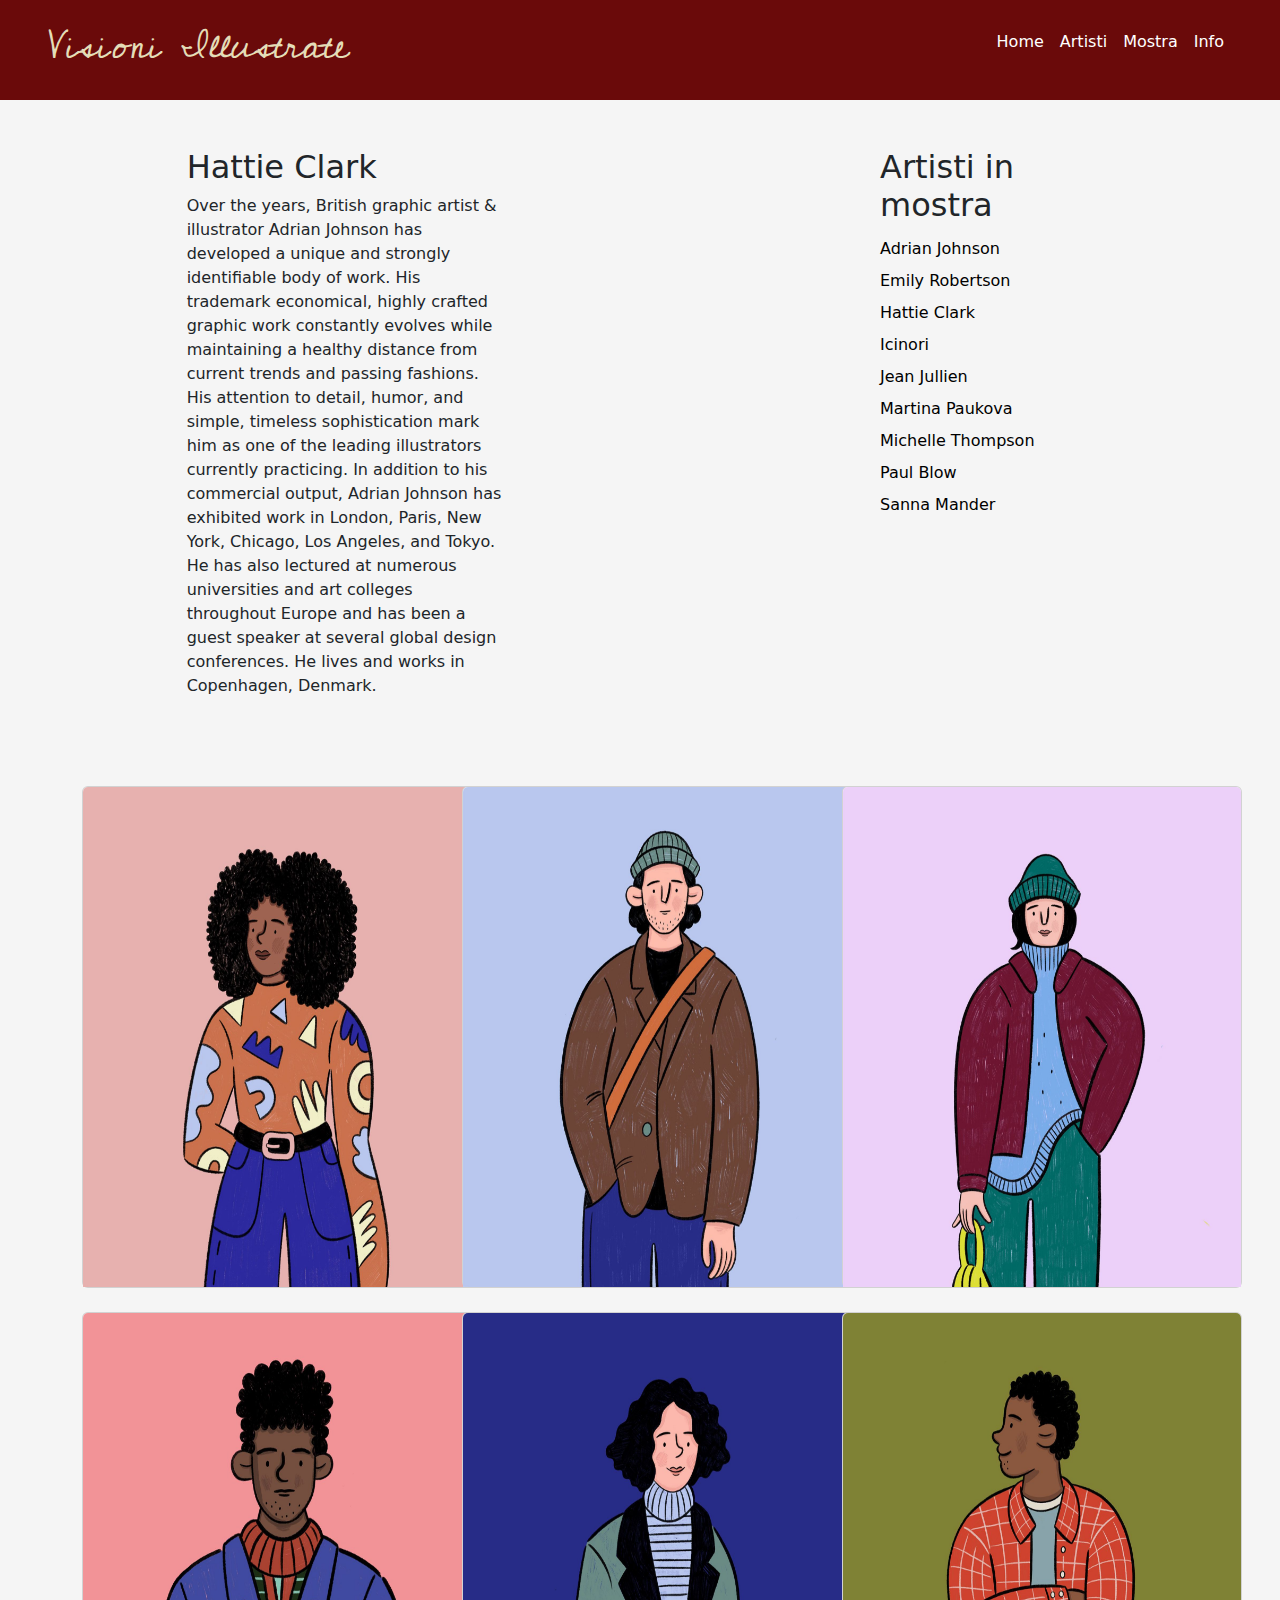
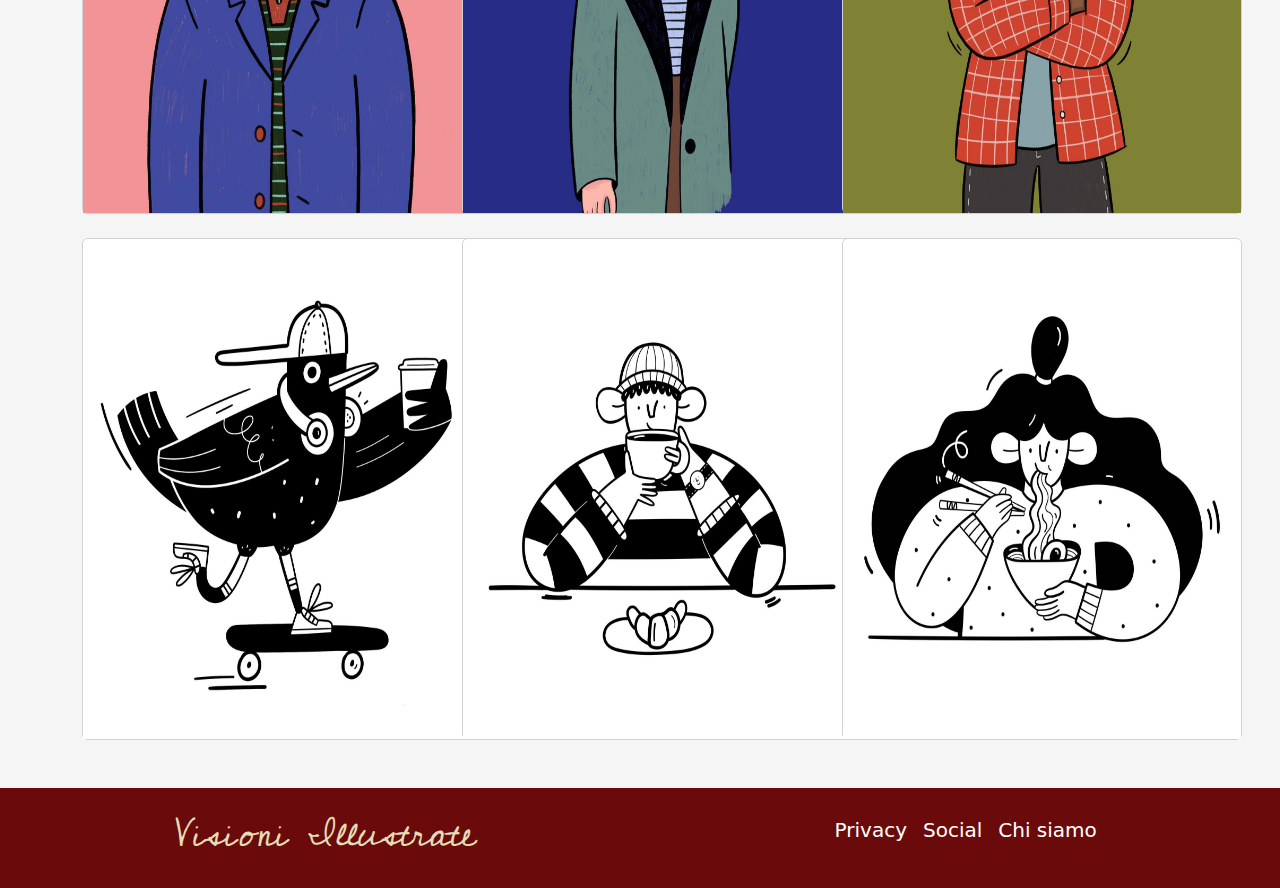
<file: artisti/hattieclark.html>
<!DOCTYPE html>
<html lang="en">
<head>
    <meta charset="UTF-8">
    <meta name="viewport" content="width=device-width, initial-scale=1.0">
    <link href="https://cdn.jsdelivr.net/npm/bootstrap@5.3.3/dist/css/bootstrap.min.css" rel="stylesheet" integrity="sha384-QWTKZyjpPEjISv5WaRU9OFeRpok6YctnYmDr5pNlyT2bRjXh0JMhjY6hW+ALEwIH" crossorigin="anonymous">
    <link rel="preconnect" href="https://fonts.googleapis.com">
    <link rel="preconnect" href="https://fonts.gstatic.com" crossorigin>
    <link href="https://fonts.googleapis.com/css2?family=Cedarville+Cursive&display=swap" rel="stylesheet">
    <link href="../css/style.css" rel="stylesheet">
    <title>Visioni Illustrate</title>
</head>

<body>
    <header id="color-visioni-illustrate" class="d-flex justify-content-between px-5 align-items-center ">
        <div>
            <h1 class="cedarville-cursive-regular ">Visioni Illustrate</h1>
        </div>
        <div>
            <ul class="list-unstyled d-flex">
                <li class="px-2"><a class="text-decoration-none text-white" href="../index.html">Home</a></li>
                <li class="px-2"><a class="text-decoration-none text-white" href="../artisti.html">Artisti</a></li>
                <li class="px-2"><a class="text-decoration-none text-white" href="../mostra.html">Mostra</a></li>
                <li class="px-2"><a class="text-decoration-none text-white" href="../info.html">Info</a></li>
            </ul>
        </div>
    </header>
    <main>

        <section class="d-flex justify-content-around my-5">

            <div class="col-1 w-25">
                <h2>Hattie Clark</h2>
              <p>Over the years, British graphic artist & illustrator Adrian Johnson has developed a unique and strongly identifiable body of work. His trademark economical, highly crafted graphic work constantly evolves while maintaining a healthy distance from current trends and passing fashions. His attention to detail, humor, and simple, timeless sophistication mark him as one of the leading illustrators currently practicing.
                In addition to his commercial output, Adrian Johnson has exhibited work in London, Paris, New York, Chicago, Los Angeles, and Tokyo. He has also lectured at numerous universities and art colleges throughout Europe and has been a guest speaker at several global design conferences. He lives and works in Copenhagen, Denmark.
                </p>
            </div>
            <div class="col-2">
                <ul class="list-unstyled">
                    <li><h2>Artisti in mostra</h2></li>
                    <li class="py-1"><a class="text-black text-decoration-none" href="../artisti/adrianjohnson.html"> Adrian Johnson</a></li>
                    <li class="py-1"><a class="text-black text-decoration-none" href="#"> Emily Robertson</a></li>
                    <li class="py-1"><a class="text-black text-decoration-none" href="../artisti/hattieclark.html"> Hattie Clark</a></li>
                    <li class="py-1"><a class="text-black text-decoration-none" href="../artisti/icinori.html"> Icinori</a></li>
                    <li class="py-1"><a class="text-black text-decoration-none" href="#"> Jean Jullien</a></li>
                    <li class="py-1"><a class="text-black text-decoration-none" href="#"> Martina Paukova</a></li>
                    <li class="py-1"><a class="text-black text-decoration-none" href="#"> Michelle Thompson</a></li>
                    <li class="py-1"><a class="text-black text-decoration-none" href="#"> Paul Blow</a></li>
                    <li class="py-1"><a class="text-black text-decoration-none" href="#"> Sanna Mander</a></li>
                </ul>
              </div>
              
        </section>
        <section class="collection">
            <div class="container justify-content-around">
                <div class="row row-cols-1 row-cols-md-3 g-4 my-5">
                    <div class="col">
                        <div class="card" style="width: 25rem;">
                            <img src="../img/hattie-clark/Handsome-Frank-Hattie Clark.jpg" class="card-img-top" alt="...">
                        </div>
                    </div>
                    <div class="col">
                        <div class="card" style="width: 25rem;">
                            <img src="../img/hattie-clark/Handsome-Frank-Hattie Clark (1).jpg" class="card-img-top" alt="...">
                        </div>
                    </div>
                    <div class="col">
                        <div class="card" style="width: 25rem;">
                            <img src="../img/hattie-clark/Handsome-Frank-Hattie Clark (2).jpg" class="card-img-top" alt="...">
                        </div>
                    </div>
                    <div class="col">
                        <div class="card" style="width: 25rem;">
                            <img src="../img/hattie-clark/Handsome-Frank-Hattie Clark (3).jpg" class="card-img-top" alt="...">
                        </div>
                    </div>
                    <div class="col">
                        <div class="card" style="width: 25rem;">
                            <img src="../img/hattie-clark/Handsome-Frank-Hattie Clark (4).jpg" class="card-img-top" alt="...">
                        </div>
                    </div>
                    <div class="col">
                        <div class="card" style="width: 25rem;">
                            <img src="../img/hattie-clark/Handsome-Frank-Hattie Clark (5).jpg" class="card-img-top" alt="...">
                        </div>
                    </div>
                    <div class="col">
                        <div class="card" style="width: 25rem;">
                            <img src="../img/hattie-clark/Handsome-Frank-Hattie Clark (6).jpg" class="card-img-top" alt="...">
                        </div>
                    </div>
                    <div class="col">
                        <div class="card" style="width: 25rem;">
                            <img src="../img/hattie-clark/Handsome-Frank-Hattie Clark (7).jpg" class="card-img-top" alt="...">
                        </div>
                    </div>
                    <div class="col">
                        <div class="card" style="width: 25rem;">
                            <img src="../img/hattie-clark/Handsome-Frank-Hattie Clark (8).jpg" class="card-img-top" alt="...">
                        </div>
                    </div>
                </div>
                
                
            </div>
    </main>
    <footer id="color-visioni-illustrate" class="d-flex justify-content-around align-items-center">
        <div>
            <h1 class="cedarville-cursive-regular">Visioni Illustrate</h1>
        </div>
        <div>
            <ul class="list-unstyled d-flex">
                <li class="px-2"><a class="text-decoration-none text-white fs-5"href="/index.html">Privacy</a></li>
                <li class="px-2"><a class="text-decoration-none text-white fs-5"href="/artisti.html">Social</a></li>
                <li class="px-2"><a class="text-decoration-none text-white fs-5"href="#">Chi siamo</a></li>
            </ul>
        </div>
    </footer>
    <script src="https://cdn.jsdelivr.net/npm/bootstrap@5.3.3/dist/js/bootstrap.bundle.min.js" integrity="sha384-YvpcrYf0tY3lHB60NNkmXc5s9fDVZLESaAA55NDzOxhy9GkcIdslK1eN7N6jIeHz" crossorigin="anonymous"></script>
</body>
</html>
</file>
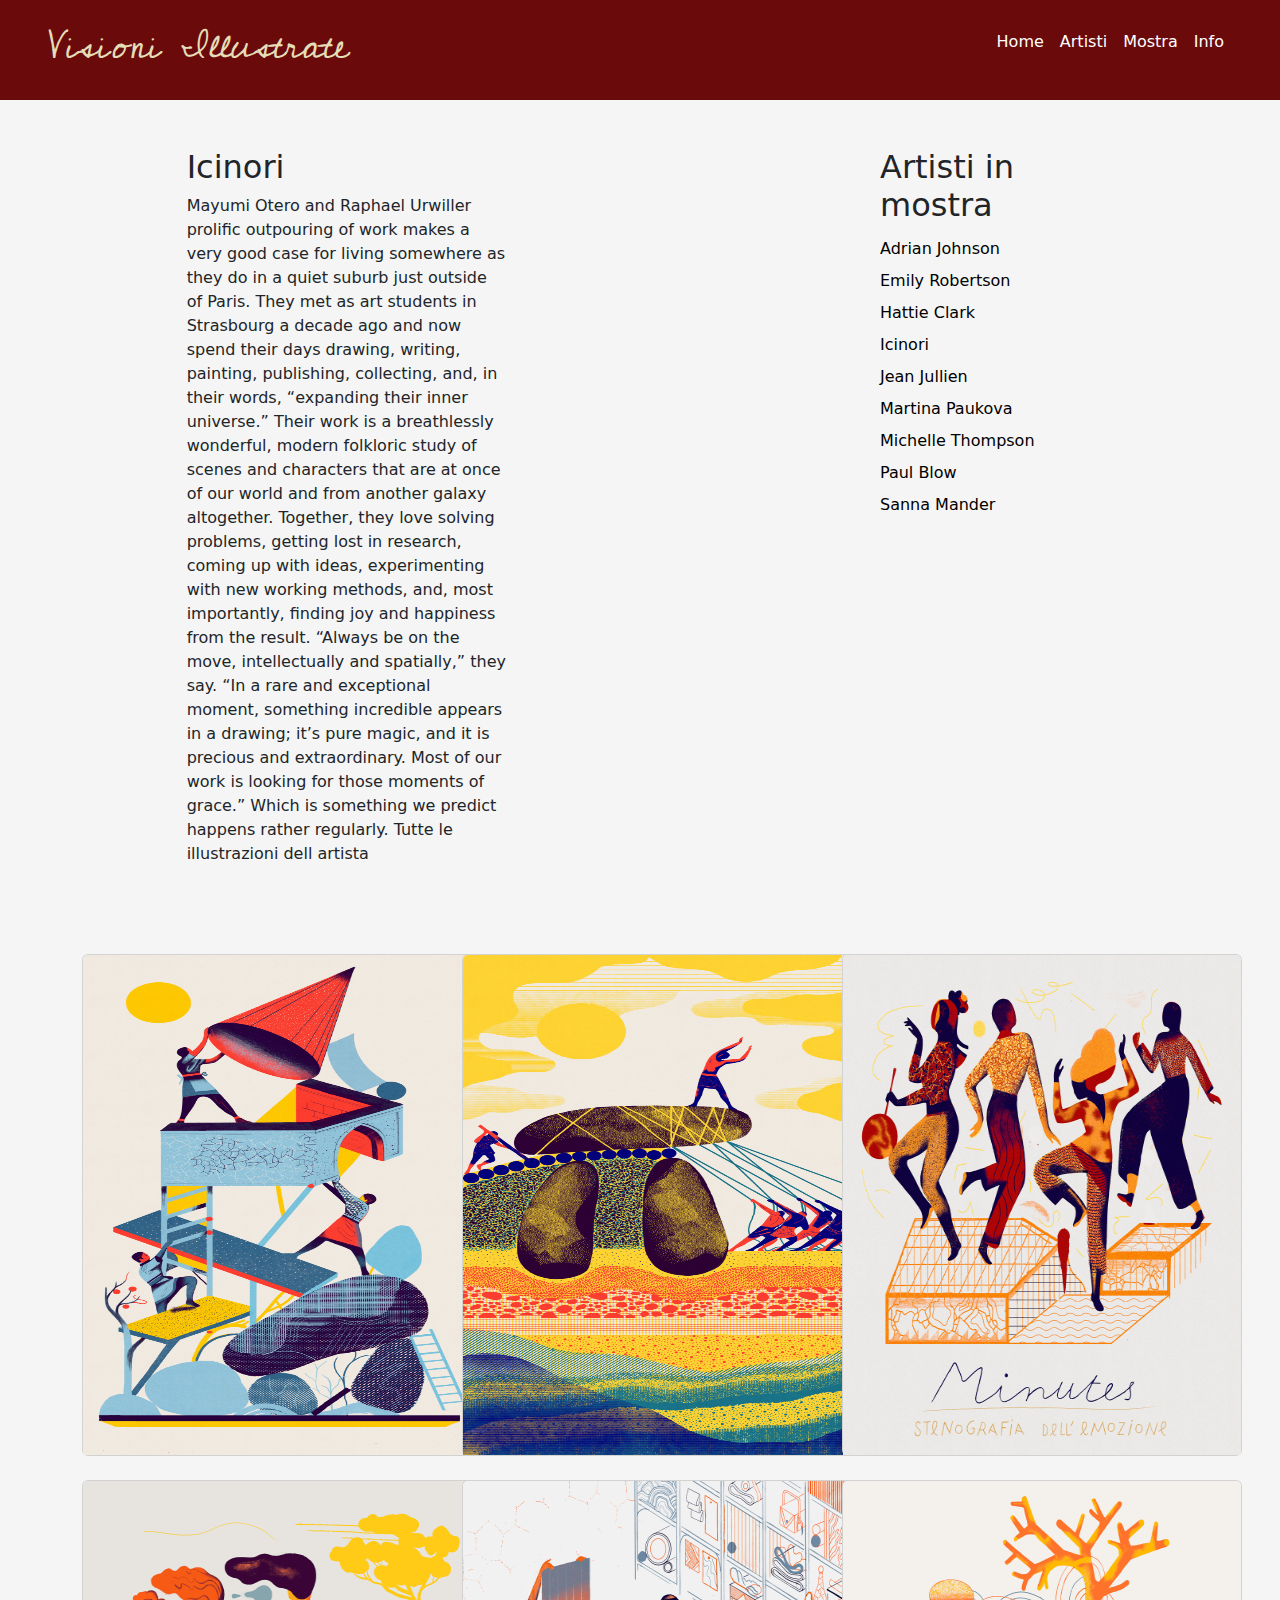
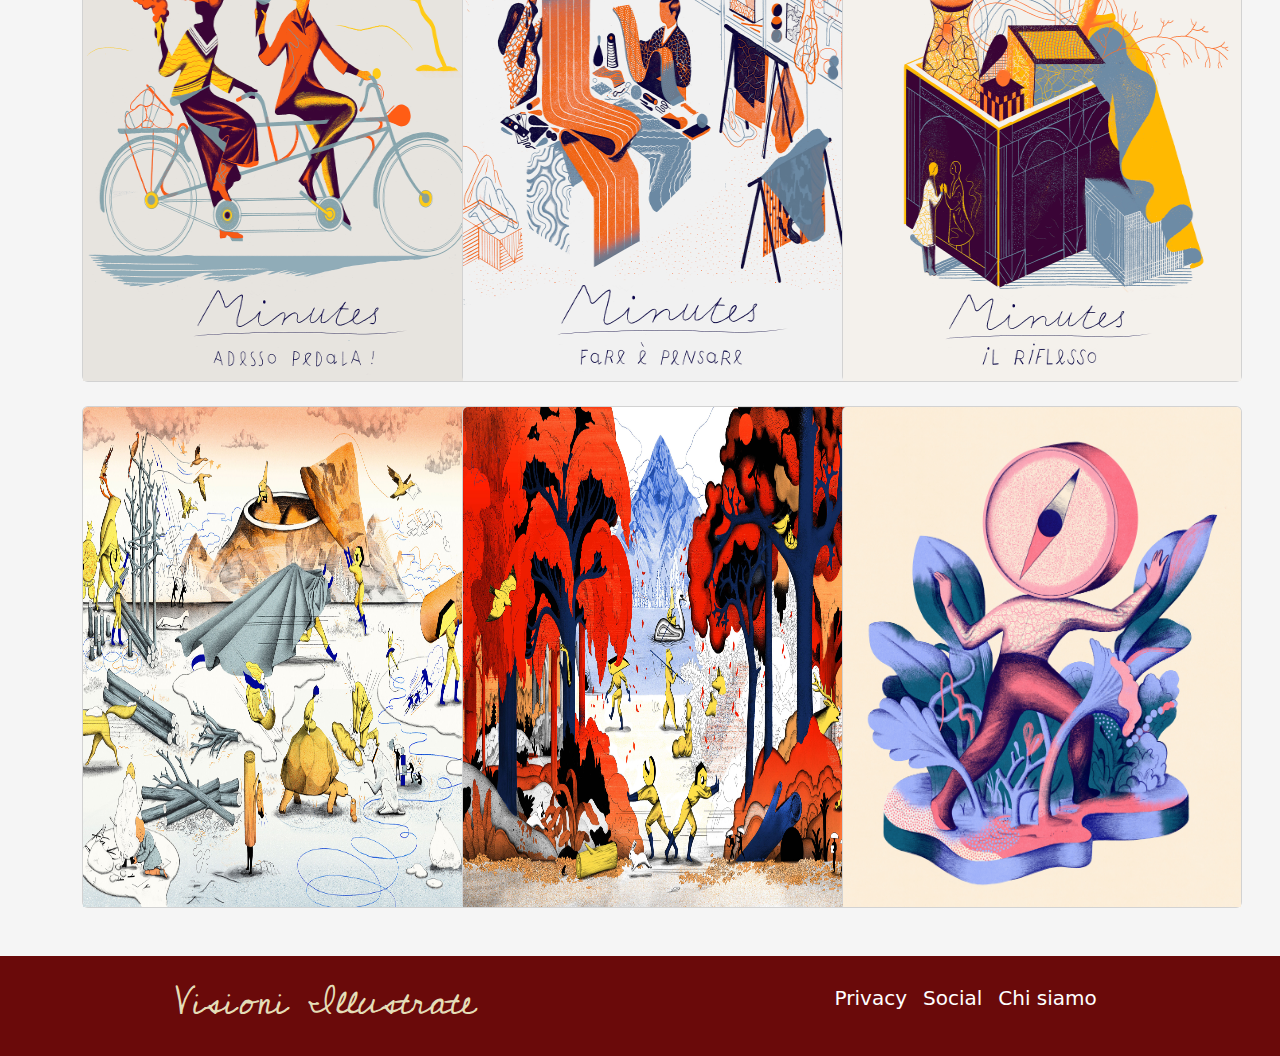
<file: artisti/icinori.html>
<!DOCTYPE html>
<html lang="en">
<head>
    <meta charset="UTF-8">
    <meta name="viewport" content="width=device-width, initial-scale=1.0">
    <link href="https://cdn.jsdelivr.net/npm/bootstrap@5.3.3/dist/css/bootstrap.min.css" rel="stylesheet" integrity="sha384-QWTKZyjpPEjISv5WaRU9OFeRpok6YctnYmDr5pNlyT2bRjXh0JMhjY6hW+ALEwIH" crossorigin="anonymous">
    <link rel="preconnect" href="https://fonts.googleapis.com">
    <link rel="preconnect" href="https://fonts.gstatic.com" crossorigin>
    <link href="https://fonts.googleapis.com/css2?family=Cedarville+Cursive&display=swap" rel="stylesheet">
    <link href="../css/style.css" rel="stylesheet">
    <title>Visioni Illustrate</title>
</head>

<body>
    <header id="color-visioni-illustrate" class="d-flex justify-content-between px-5 align-items-center ">
        <div>
            <h1 class="cedarville-cursive-regular">Visioni Illustrate</h1>
        </div>
        <div>
            <ul class="list-unstyled d-flex">
                <li class="px-2"><a class="text-decoration-none text-white" href="../index.html">Home</a></li>
                <li class="px-2"><a class="text-decoration-none text-white" href="../artisti.html">Artisti</a></li>
                <li class="px-2"><a class="text-decoration-none text-white" href="../mostra.html">Mostra</a></li>
                <li class="px-2"><a class="text-decoration-none text-white" href="../info.html">Info</a></li>
            </ul>
        </div>
    </header>
    <main>
        <section class="d-flex justify-content-around my-5">
            
            <div class="col-1 w-25">
                <h2>Icinori</h2>
              <p>Mayumi Otero and Raphael Urwiller prolific outpouring of work makes a very good case for living somewhere as they do in a quiet suburb just outside of Paris. They met as art students in Strasbourg a decade ago and now spend their days drawing, writing, painting, publishing, collecting, and, in their words, “expanding their inner universe.” Their work is a breathlessly wonderful, modern folkloric study of scenes and characters that are at once of our world and from another galaxy altogether. Together, they love solving problems, getting lost in research, coming up with ideas, experimenting with new working methods, and, most importantly, finding joy and happiness from the result. “Always be on the move, intellectually and spatially,” they say. “In a rare and exceptional moment, something incredible appears in a drawing; it’s pure magic, and it is precious and extraordinary. Most of our work is looking for those moments of grace.” Which is something we predict happens rather regularly.
                Tutte le illustrazioni dell artista
                </p>
            </div>
            <div class="col-2">
                <ul class="list-unstyled">
                    <li><h2>Artisti in mostra</h2></li>
                    <li class="py-1"><a class="text-black text-decoration-none" href="../artisti/adrianjohnson.html"> Adrian Johnson</a></li>
                    <li class="py-1"><a class="text-black text-decoration-none" href="#"> Emily Robertson</a></li>
                    <li class="py-1"><a class="text-black text-decoration-none" href="../artisti/hattieclark.html"> Hattie Clark</a></li>
                    <li class="py-1"><a class="text-black text-decoration-none" href="../artisti/icinori.html"> Icinori</a></li>
                    <li class="py-1"><a class="text-black text-decoration-none" href="#"> Jean Jullien</a></li>
                    <li class="py-1"><a class="text-black text-decoration-none" href="#"> Martina Paukova</a></li>
                    <li class="py-1"><a class="text-black text-decoration-none" href="#"> Michelle Thompson</a></li>
                    <li class="py-1"><a class="text-black text-decoration-none" href="#"> Paul Blow</a></li>
                    <li class="py-1"><a class="text-black text-decoration-none" href="#"> Sanna Mander</a></li>
                </ul>
              </div>
            
        </section>
        <section class="collection">
            <div class="container justify-content-around">
                <div class="row row-cols-1 row-cols-md-3 g-4 my-5">
                    <div class="col">
                        <div class="card" style="width: 25rem;">
                            <img src="../img/icinori/AP_Icinori_ARCHEO_1_2x-scaled.jpg" class="card-img-top" alt="...">
                        </div>
                    </div>
                    <div class="col">
                        <div class="card" style="width: 25rem;">
                            <img src="../img/icinori/AP_Icinori_ARCHEO_2_2x-scaled.jpg" class="card-img-top" alt="...">
                        </div>
                    </div>
                    <div class="col">
                        <div class="card" style="width: 25rem;">
                            <img src="../img/icinori/AP_Icinori_DEDAR_2x.jpg" class="card-img-top" alt="...">
                        </div>
                    </div>
                    <div class="col">
                        <div class="card" style="width: 25rem;">
                            <img src="../img/icinori//AP_Icinori_DEDAR_3_2x.jpg" class="card-img-top" alt="...">
                        </div>
                    </div>
                    <div class="col">
                        <div class="card" style="width: 25rem;">
                            <img src="../img/icinori/AP_Icinori_DEDAR_4_2x.jpg" class="card-img-top" alt="...">
                        </div>
                    </div>
                    <div class="col">
                        <div class="card" style="width: 25rem;">
                            <img src="../img/icinori/AP_Icinori_DEDAR_5_2x.jpg" class="card-img-top" alt="...">
                        </div>
                    </div>
                    <div class="col">
                        <div class="card" style="width: 25rem;">
                            <img src="../img/icinori/AP_Icinori_ET-PUIS_PRINT_2_2x.jpg" class="card-img-top" alt="...">
                        </div>
                    </div>
                    <div class="col">
                        <div class="card" style="width: 25rem;">
                            <img src="../img/icinori/AP_Icinori_ET-PUIS_PRINT_3_2x.jpg" class="card-img-top" alt="...">
                        </div>
                    </div>
                    <div class="col">
                        <div class="card" style="width: 25rem;">
                            <img src="../img/icinori/AP_Icinori_MOXIE_1_2x.jpg" class="card-img-top" alt="...">
                        </div>
                    </div>
                </div>
                
                
            </div>
        </section>
    </main>
    <footer id="color-visioni-illustrate" class="d-flex justify-content-around align-items-center">
        <div>
            <h1 class="cedarville-cursive-regular">Visioni Illustrate</h1>
        </div>
        <div>
            <ul class="list-unstyled d-flex">
                <li class="px-2"><a class="text-decoration-none text-white fs-5"href="/index.html">Privacy</a></li>
                <li class="px-2"><a class="text-decoration-none text-white fs-5"href="/artisti.html">Social</a></li>
                <li class="px-2"><a class="text-decoration-none text-white fs-5"href="#">Chi siamo</a></li>
            </ul>
        </div>
    </footer>
    <script src="https://cdn.jsdelivr.net/npm/bootstrap@5.3.3/dist/js/bootstrap.bundle.min.js" integrity="sha384-YvpcrYf0tY3lHB60NNkmXc5s9fDVZLESaAA55NDzOxhy9GkcIdslK1eN7N6jIeHz" crossorigin="anonymous"></script>
</body>
</html>
</file>
<file: css/style.css>
*{
    margin: 0;
    padding: 0;
}

.cedarville-cursive-regular {
    font-family: "Cedarville Cursive", cursive;
    font-weight: 400;
    font-style: normal;
  }
  


img{
    width: 200px;
    height: 300px;
}

header{
    background-color: #6A0A0A;
    height: 100px;
}
footer{
    background-color: #6A0A0A;
    height: 100px;
}

header > ul > li > a {
    text-decoration: none;
    color: white;
}
main{
   height: auto;
}

body{
    background-color: whitesmoke
}
.carosello-img-artisti{
   /* height: 400px; */
}

.color-black{
    color: black;
}

.height-card{
    height: 750p;
}

.height-card > img{
    height: 500px;
}

.carousel-description{
    margin-left: 65%;
}

.card > img{
    height: 500px;
}


.card > a > img{
    height: 500px;
}

#color-visioni-illustrate{
    color: #E4DDB8 !important;
}

.mg-centro{
    height: 495px;
    margin:0 !important;
}

.py-centro{
    padding-top: 150px !important;
}

.bg-crema{
    color: #6A0A0A;
    background-color: #E4DDB8;
}
</file>
